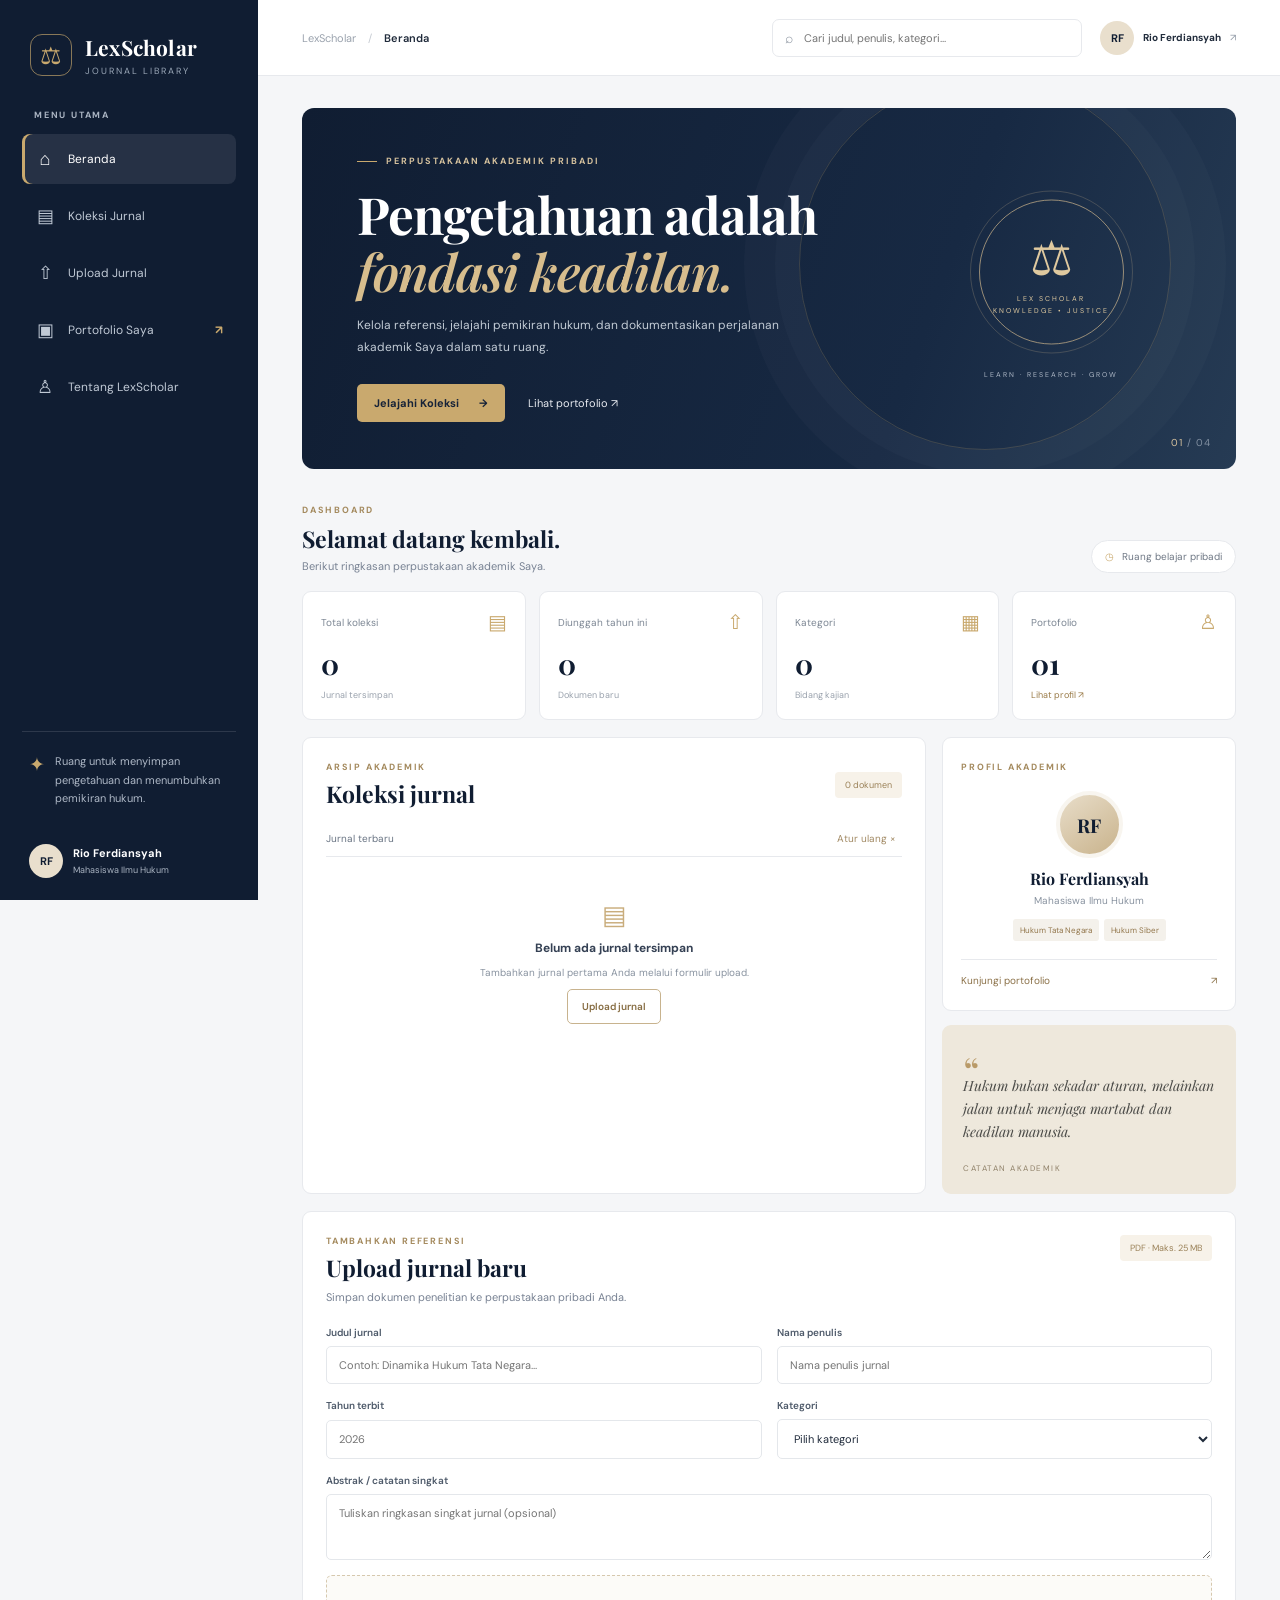
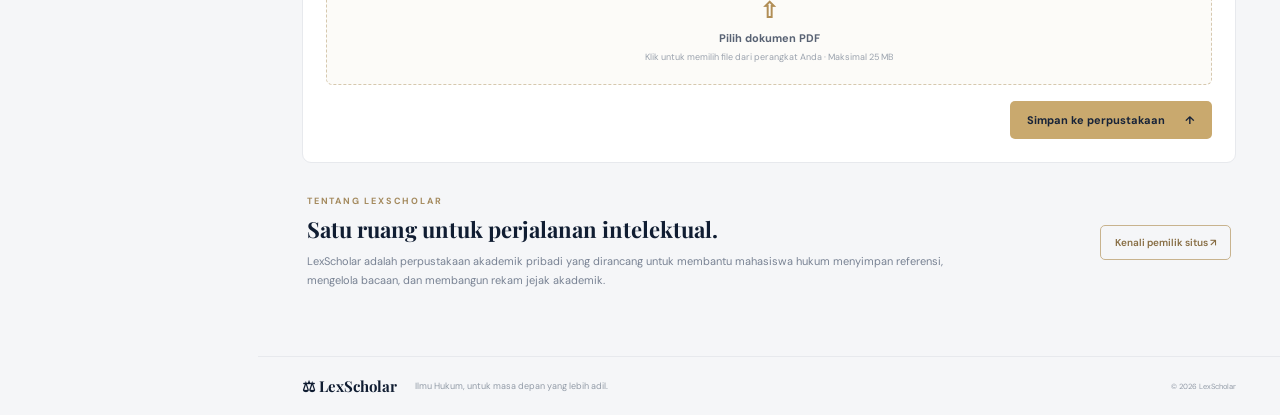
<file: index.html>
<!DOCTYPE html>
<html lang="id">
<head>
  <meta charset="UTF-8">
  <meta name="viewport" content="width=device-width, initial-scale=1.0">
  <meta name="description" content="LexScholar - Perpustakaan jurnal pribadi dan ruang akademik mahasiswa hukum.">
  <title>LexScholar | Perpustakaan Akademik</title>
  <link rel="preconnect" href="https://fonts.googleapis.com">
  <link rel="preconnect" href="https://fonts.gstatic.com" crossorigin>
  <link href="https://fonts.googleapis.com/css2?family=DM+Sans:wght@400;500;600;700&family=Playfair+Display:wght@600;700;800&display=swap" rel="stylesheet">
  <link rel="stylesheet" href="style.css">
</head>
<body>
<div class="app-shell">
  <aside class="sidebar" id="sidebar">
    <a class="brand" href="index.html">
      <span class="brand-mark">⚖</span>
      <span><strong>LexScholar</strong><small>JOURNAL LIBRARY</small></span>
    </a>
    <div class="side-label">MENU UTAMA</div>
    <nav class="side-nav">
      <a class="nav-link active" href="index.html"><span>⌂</span> Beranda</a>
      <a class="nav-link" href="#koleksi"><span>▤</span> Koleksi Jurnal</a>
      <a class="nav-link" href="#upload"><span>⇧</span> Upload Jurnal</a>
      <a class="nav-link" href="portfolio.html"><span>▣</span> Portofolio Saya <b class="nav-arrow">↗</b></a>
      <a class="nav-link" href="#tentang"><span>♙</span> Tentang LexScholar</a>
    </nav>
    <div class="sidebar-bottom">
      <div class="side-rule"></div>
      <div class="sidebar-note"><span>✦</span><p>Ruang untuk menyimpan pengetahuan dan menumbuhkan pemikiran hukum.</p></div>
      <div class="sidebar-user"><div class="avatar">RF</div><div><b id="sideName">Rio Ferdiansyah</b><small>Mahasiswa Ilmu Hukum</small></div></div>
    </div>
  </aside>

  <main class="main-area">
    <header class="topbar">
      <button class="mobile-menu" id="menuToggle" aria-label="Buka menu">☰</button>
      <div class="breadcrumb"><span>LexScholar</span><i>/</i><b>Beranda</b></div>
      <div class="top-actions">
        <label class="search-wrap"><span>⌕</span><input type="search" id="globalSearch" placeholder="Cari judul, penulis, kategori..."></label>
        <a class="profile-chip" href="portfolio.html"><span class="avatar">RF</span><b>Rio Ferdiansyah</b><span>↗</span></a>
      </div>
    </header>

    <div class="page-content">
      <section class="hero">
        <div class="hero-content">
          <div class="eyebrow"><span></span> PERPUSTAKAAN AKADEMIK PRIBADI</div>
          <h1>Pengetahuan adalah<br><em>fondasi keadilan.</em></h1>
          <p>Kelola referensi, jelajahi pemikiran hukum, dan dokumentasikan perjalanan akademik Saya dalam satu ruang.</p>
          <div class="hero-actions"><a class="primary-btn" href="#koleksi">Jelajahi Koleksi <span>→</span></a><a class="hero-link" href="portfolio.html">Lihat portofolio ↗</a></div>
        </div>
        <div class="hero-art"><div class="seal-ring"><span>⚖</span><small>LEX SCHOLAR<br>KNOWLEDGE • JUSTICE</small></div><div class="hero-caption">LEARN · RESEARCH · GROW</div></div>
        <div class="hero-number">01 <span>/ 04</span></div>
      </section>

      <section class="welcome-row">
        <div><div class="section-kicker">DASHBOARD</div><h2>Selamat datang kembali.</h2><p>Berikut ringkasan perpustakaan akademik Saya.</p></div>
        <div class="date-pill"><span>◷</span> Ruang belajar pribadi</div>
      </section>

      <section class="stats-grid">
        <article class="stat-card"><div class="stat-top"><span>Total koleksi</span><span class="stat-icon">▤</span></div><strong id="totalJurnal">0</strong><small>Jurnal tersimpan</small></article>
        <article class="stat-card"><div class="stat-top"><span>Diunggah tahun ini</span><span class="stat-icon">⇧</span></div><strong id="uploadedYear">0</strong><small>Dokumen baru</small></article>
        <article class="stat-card"><div class="stat-top"><span>Kategori</span><span class="stat-icon">▦</span></div><strong id="totalKategori">0</strong><small>Bidang kajian</small></article>
        <article class="stat-card"><div class="stat-top"><span>Portofolio</span><span class="stat-icon">♙</span></div><strong>01</strong><small><a href="portfolio.html">Lihat profil ↗</a></small></article>
      </section>

      <section class="content-grid">
        <article class="panel journal-panel" id="koleksi">
          <div class="panel-heading"><div><div class="section-kicker">ARSIP AKADEMIK</div><h2>Koleksi jurnal</h2></div><span class="collection-count" id="collectionCount">0 dokumen</span></div>
          <div class="filter-row"><span>Jurnal terbaru</span><button class="filter-btn" id="clearSearch">Atur ulang ×</button></div>
          <div id="journalList" class="journal-list"></div>
          <div id="emptyState" class="empty-state"><div class="empty-icon">▤</div><b>Belum ada jurnal tersimpan</b><p>Tambahkan jurnal pertama Anda melalui formulir upload.</p><a href="#upload" class="outline-btn">Upload jurnal</a></div>
        </article>
        <aside class="right-column">
          <article class="panel profile-panel">
            <div class="section-kicker">PROFIL AKADEMIK</div><div class="profile-avatar">RF</div>
            <h3 id="miniName">Rio Ferdiansyah</h3><p>Mahasiswa Ilmu Hukum</p>
            <div class="profile-tags"><span>Hukum Tata Negara</span><span>Hukum Siber</span></div>
            <a href="portfolio.html" class="profile-link">Kunjungi portofolio <span>↗</span></a>
          </article>
          <article class="quote-panel"><span>“</span><p>Hukum bukan sekadar aturan, melainkan jalan untuk menjaga martabat dan keadilan manusia.</p><small>CATATAN AKADEMIK</small></article>
        </aside>
      </section>

      <section class="panel upload-panel" id="upload">
        <div class="panel-heading"><div><div class="section-kicker">TAMBAHKAN REFERENSI</div><h2>Upload jurnal baru</h2><p class="panel-subtitle">Simpan dokumen penelitian ke perpustakaan pribadi Anda.</p></div><span class="pdf-badge">PDF · Maks. 25 MB</span></div>
        <form id="journalForm" class="upload-form">
          <div class="form-grid">
            <label>Judul jurnal<input id="title" type="text" placeholder="Contoh: Dinamika Hukum Tata Negara..." required></label>
            <label>Nama penulis<input id="author" type="text" placeholder="Nama penulis jurnal" required></label>
            <label>Tahun terbit<input id="year" type="number" min="1900" max="2100" placeholder="2026" required></label>
            <label>Kategori<select id="category" required><option value="">Pilih kategori</option><option>Hukum Pidana</option><option>Hukum Perdata</option><option>Hukum Tata Negara</option><option>Hukum Siber</option><option>Hukum Internasional</option><option>Teknologi</option><option>Lainnya</option></select></label>
            <label class="full-width">Abstrak / catatan singkat<textarea id="abstract" rows="3" placeholder="Tuliskan ringkasan singkat jurnal (opsional)"></textarea></label>
            <label class="full-width file-drop"> <span class="upload-symbol">⇧</span><b>Pilih dokumen PDF</b><small id="fileHint">Klik untuk memilih file dari perangkat Anda · Maksimal 25 MB</small><input id="pdfFile" type="file" accept="application/pdf,.pdf" required></label>
          </div>
          <div class="form-footer"><p id="formMessage" class="form-message" role="status"></p><button class="primary-btn" type="submit">Simpan ke perpustakaan <span>↑</span></button></div>
        </form>
      </section>

      <section class="about-strip" id="tentang"><div><div class="section-kicker">TENTANG LEXSCHOLAR</div><h2>Satu ruang untuk perjalanan intelektual.</h2><p>LexScholar adalah perpustakaan akademik pribadi yang dirancang untuk membantu mahasiswa hukum menyimpan referensi, mengelola bacaan, dan membangun rekam jejak akademik.</p></div><a href="portfolio.html" class="outline-btn">Kenali pemilik situs ↗</a></section>
    </div>
    <footer class="footer"><b>⚖ LexScholar</b><span>Ilmu Hukum, untuk masa depan yang lebih adil.</span><small>© <span id="currentYear"></span> LexScholar</small></footer>
  </main>
</div>
<script src="script.js"></script>
</body>
</html>
</file>
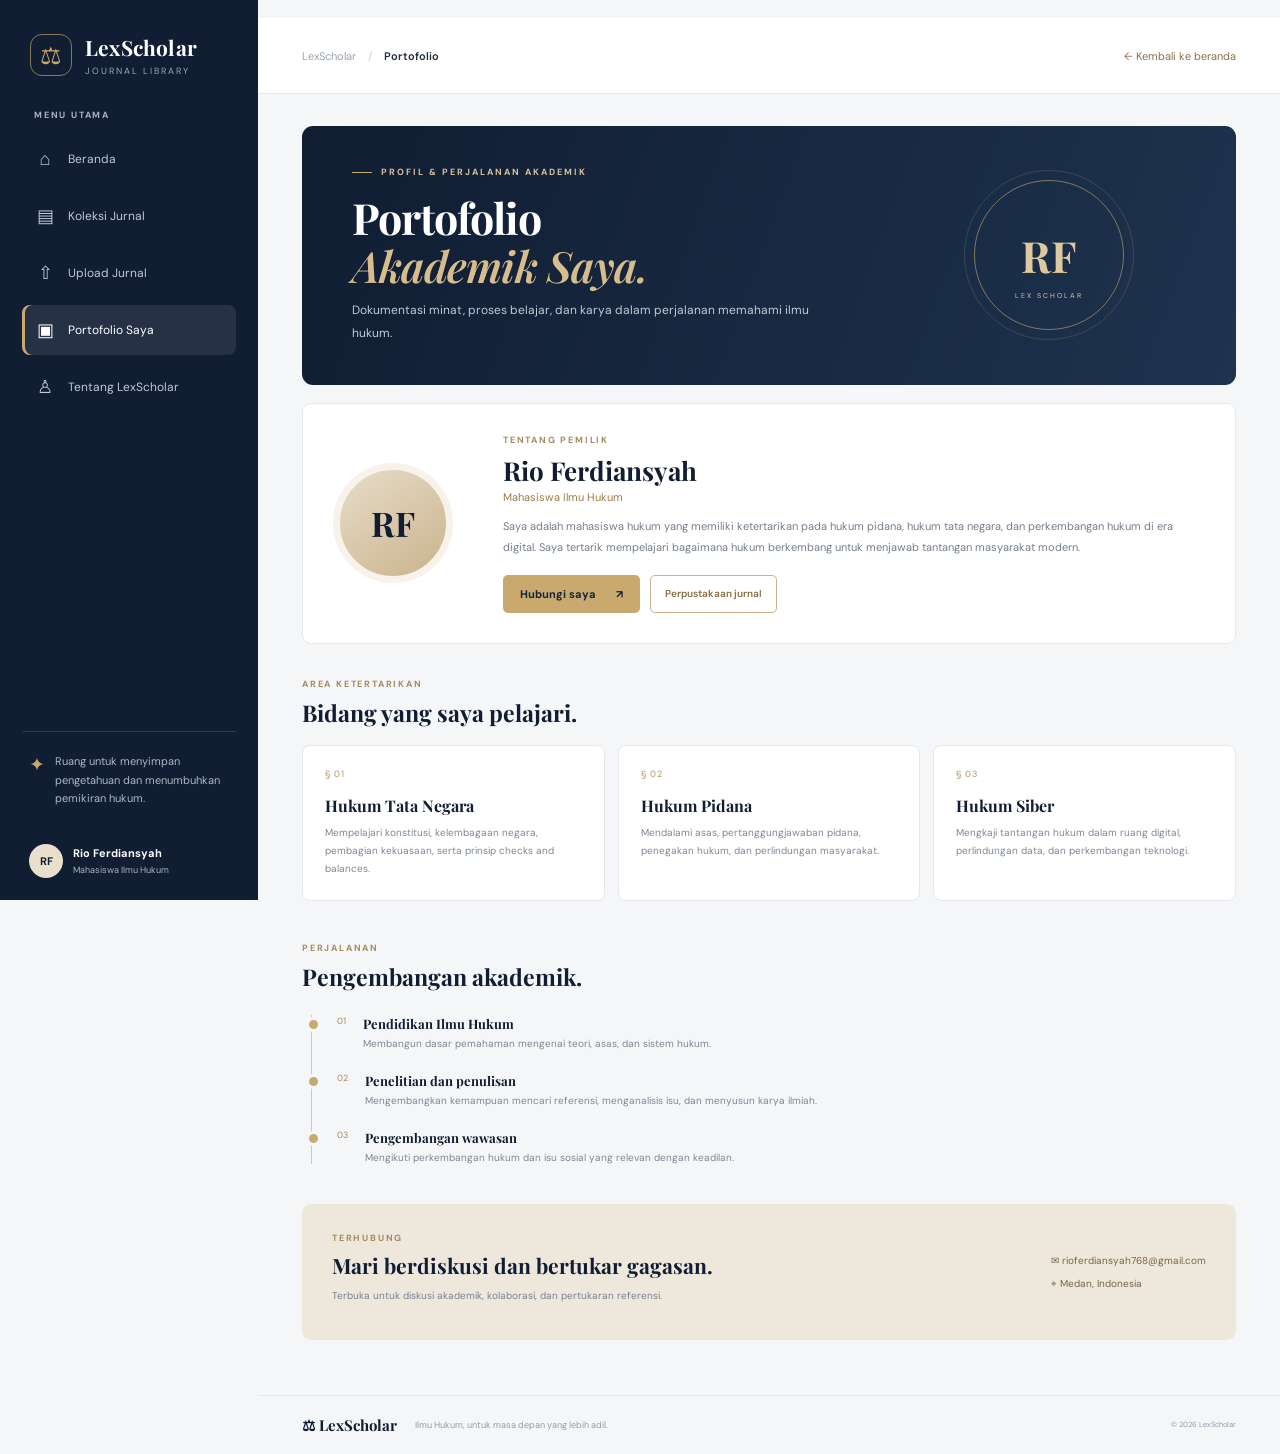
<file: portfolio.html>
c!DOCTYPE html>
<html lang="id">
<head>
  <meta charset="UTF-8"><meta name="viewport" content="width=device-width, initial-scale=1.0">
  <meta name="description" content="Portofolio akademik Rio Ferdiansyah.">
  <title>Portofolio | LexScholar</title>
  <link rel="preconnect" href="https://fonts.googleapis.com"><link rel="preconnect" href="https://fonts.gstatic.com" crossorigin>
  <link href="https://fonts.googleapis.com/css2?family=DM+Sans:wght@400;500;600;700&family=Playfair+Display:wght@600;700;800&display=swap" rel="stylesheet">
  <link rel="stylesheet" href="style.css">
</head>
<body>
<div class="app-shell">
  <aside class="sidebar" id="sidebar">
    <a class="brand" href="index.html"><span class="brand-mark">⚖</span><span><strong>LexScholar</strong><small>JOURNAL LIBRARY</small></span></a>
    <div class="side-label">MENU UTAMA</div>
    <nav class="side-nav">
      <a class="nav-link" href="index.html"><span>⌂</span> Beranda</a>
      <a class="nav-link" href="index.html#koleksi"><span>▤</span> Koleksi Jurnal</a>
      <a class="nav-link" href="index.html#upload"><span>⇧</span> Upload Jurnal</a>
      <a class="nav-link active" href="portfolio.html"><span>▣</span> Portofolio Saya</a>
      <a class="nav-link" href="index.html#tentang"><span>♙</span> Tentang LexScholar</a>
    </nav>
    <div class="sidebar-bottom"><div class="side-rule"></div><div class="sidebar-note"><span>✦</span><p>Ruang untuk menyimpan pengetahuan dan menumbuhkan pemikiran hukum.</p></div><div class="sidebar-user"><div class="avatar">RF</div><div><b>Rio Ferdiansyah</b><small>Mahasiswa Ilmu Hukum</small></div></div></div>
  </aside>
  <main class="main-area">
    <header class="topbar"><button class="mobile-menu" id="menuToggle" aria-label="Buka menu">☰</button><div class="breadcrumb"><a href="index.html">LexScholar</a><i>/</i><b>Portofolio</b></div><div class="top-actions"><a class="back-home" href="index.html">← Kembali ke beranda</a></div></header>
    <div class="page-content portfolio-page">
      <section class="portfolio-hero">
        <div class="portfolio-hero-copy"><div class="eyebrow"><span></span> PROFIL & PERJALANAN AKADEMIK</div><h1>Portofolio<br><em>Akademik Saya.</em></h1><p>Dokumentasi minat, proses belajar, dan karya dalam perjalanan memahami ilmu hukum.</p></div>
        <div class="portfolio-monogram">RF<span>LEX SCHOLAR</span></div>
      </section>
      <section class="portfolio-intro panel">
        <div class="large-avatar">RF</div>
        <div class="intro-details"><div class="section-kicker">TENTANG PEMILIK</div><h2 id="portfolioName">Rio Ferdiansyah</h2><p class="role">Mahasiswa Ilmu Hukum</p><p id="portfolioBio">Saya adalah mahasiswa hukum yang memiliki ketertarikan pada hukum pidana, hukum tata negara, dan perkembangan hukum di era digital. Saya tertarik mempelajari bagaimana hukum berkembang untuk menjawab tantangan masyarakat modern.</p><div class="intro-actions"><a class="primary-btn" href="mailto:rioferdiansyah768@gmail.com">Hubungi saya <span>↗</span></a><a class="outline-btn" href="index.html">Perpustakaan jurnal</a></div></div>
      </section>
      <section class="portfolio-section"><div class="section-kicker">AREA KETERTARIKAN</div><h2>Bidang yang saya pelajari.</h2><div class="interest-grid">
        <article class="interest-card"><span>§ 01</span><h3>Hukum Tata Negara</h3><p>Mempelajari konstitusi, kelembagaan negara, pembagian kekuasaan, serta prinsip checks and balances.</p></article>
        <article class="interest-card"><span>§ 02</span><h3>Hukum Pidana</h3><p>Mendalami asas, pertanggungjawaban pidana, penegakan hukum, dan perlindungan masyarakat.</p></article>
        <article class="interest-card"><span>§ 03</span><h3>Hukum Siber</h3><p>Mengkaji tantangan hukum dalam ruang digital, perlindungan data, dan perkembangan teknologi.</p></article>
      </div></section>
      <section class="portfolio-section timeline-section"><div class="section-kicker">PERJALANAN</div><h2>Pengembangan akademik.</h2><div class="timeline"><div class="timeline-item"><span>01</span><div><b>Pendidikan Ilmu Hukum</b><p>Membangun dasar pemahaman mengenai teori, asas, dan sistem hukum.</p></div></div><div class="timeline-item"><span>02</span><div><b>Penelitian dan penulisan</b><p>Mengembangkan kemampuan mencari referensi, menganalisis isu, dan menyusun karya ilmiah.</p></div></div><div class="timeline-item"><span>03</span><div><b>Pengembangan wawasan</b><p>Mengikuti perkembangan hukum dan isu sosial yang relevan dengan keadilan.</p></div></div></div></section>
      <section class="portfolio-contact"><div><div class="section-kicker">TERHUBUNG</div><h2>Mari berdiskusi dan bertukar gagasan.</h2><p>Terbuka untuk diskusi akademik, kolaborasi, dan pertukaran referensi.</p></div><div class="contact-list"><a href="mailto:rioferdiansyah768@gmail.com">✉ rioferdiansyah768@gmail.com</a><span>⌖ Medan, Indonesia</span></div></section>
    </div>
    <footer class="footer"><b>⚖ LexScholar</b><span>Ilmu Hukum, untuk masa depan yang lebih adil.</span><small>© <span id="currentYear"></span> LexScholar</small></footer>
  </main>
</div>
<script src="script.js"></script>
</body>
</html>
</file>
<file: style.css>
:root{--navy:#101d32;--navy2:#172943;--gold:#c9a96e;--gold-light:#ead9b7;--ink:#202b3b;--muted:#788293;--paper:#f5f6f8;--line:#e7e9ed;--white:#fff;--serif:'Playfair Display',Georgia,serif;--sans:'DM Sans',Arial,sans-serif}
*{box-sizing:border-box}html{scroll-behavior:smooth;scroll-padding-top:95px}body{margin:0;background:var(--paper);color:var(--ink);font-family:var(--sans);font-size:14px}.app-shell{min-height:100vh}.sidebar{width:258px;background:var(--navy);color:#fff;position:fixed;inset:0 auto 0 0;padding:30px 22px 22px;display:flex;flex-direction:column;z-index:20}.brand{display:flex;align-items:center;gap:13px;text-decoration:none;color:#fff;padding:3px 8px 32px}.brand-mark{width:42px;height:42px;border:1px solid rgba(201,169,110,.65);border-radius:12px;display:grid;place-items:center;color:var(--gold);font-size:24px}.brand strong{display:block;font:700 21px var(--serif);letter-spacing:.2px}.brand small{display:block;color:#9ba8b8;font-size:9px;letter-spacing:2px;margin-top:4px}.side-label,.section-kicker{font-size:9px;font-weight:700;letter-spacing:1.8px;color:#aab4c2}.side-label{padding:0 12px 13px}.side-nav{display:grid;gap:7px}.nav-link{display:flex;align-items:center;gap:13px;padding:13px 13px;border-radius:8px;color:#c0c9d5;text-decoration:none;font-size:12px;transition:.2s}.nav-link>span{font-size:18px;width:20px;text-align:center}.nav-link:hover,.nav-link.active{background:rgba(255,255,255,.09);color:#fff}.nav-link.active{box-shadow:inset 3px 0 var(--gold)}.nav-arrow{margin-left:auto;color:var(--gold)}.sidebar-bottom{margin-top:auto}.side-rule{height:1px;background:rgba(255,255,255,.12);margin:20px 0}.sidebar-note{display:flex;gap:10px;padding:0 7px 23px;color:#aeb8c6}.sidebar-note span{color:var(--gold);font-size:19px}.sidebar-note p{font-size:11px;line-height:1.7;margin:0}.sidebar-user{display:flex;align-items:center;gap:10px;padding:13px 7px 0}.avatar{width:34px;height:34px;border-radius:50%;background:#e9dfcd;color:var(--navy);display:grid;place-items:center;font-size:11px;font-weight:700;flex:none}.sidebar-user b,.sidebar-user small{display:block}.sidebar-user b{font-size:11px}.sidebar-user small{font-size:9px;color:#aab4c2;margin-top:4px}.main-area{margin-left:258px;min-height:100vh}.topbar{height:76px;background:#fff;border-bottom:1px solid var(--line);display:flex;align-items:center;justify-content:space-between;padding:0 4.3%;position:sticky;top:0;z-index:15}.breadcrumb{display:flex;align-items:center;gap:12px;font-size:11px;color:#9aa2ad}.breadcrumb a{color:#9aa2ad;text-decoration:none}.breadcrumb b{color:var(--ink);font-weight:600}.breadcrumb i{font-style:normal;color:#c6cbd2}.top-actions{display:flex;align-items:center;gap:18px}.search-wrap{height:38px;width:min(310px,32vw);border:1px solid var(--line);border-radius:7px;display:flex;align-items:center;gap:9px;padding:0 12px;color:#87909c}.search-wrap input{border:0;outline:0;width:100%;font:11px var(--sans);color:var(--ink)}.profile-chip{display:flex;align-items:center;gap:9px;text-decoration:none;color:var(--ink);font-size:10px}.profile-chip>span:last-child{color:#929ba7}.mobile-menu{display:none;border:0;background:none;font-size:22px}.page-content{max-width:1440px;margin:auto;padding:32px 4.3% 55px}.hero{min-height:320px;background:linear-gradient(110deg,#101d32 0%,#172943 66%,#263b54 100%);border-radius:12px;position:relative;overflow:hidden;color:#fff;padding:47px 55px;display:flex;align-items:center}.hero:after{content:"";position:absolute;width:370px;height:370px;border:1px solid rgba(201,169,110,.22);border-radius:50%;right:7%;top:-30px;box-shadow:0 0 0 24px rgba(255,255,255,.018),0 0 0 55px rgba(255,255,255,.018)}.hero-content{position:relative;z-index:2;max-width:560px}.eyebrow{font-size:9px;letter-spacing:2px;color:#d6c29e;font-weight:700;display:flex;align-items:center;gap:9px}.eyebrow>span{width:20px;height:1px;background:var(--gold)}.hero h1,.portfolio-hero h1{font:700 clamp(34px,4vw,53px)/1.12 var(--serif);margin:19px 0 13px;letter-spacing:-1px}.hero h1 em,.portfolio-hero h1 em{font-weight:600;color:#d7bd8d}.hero-content>p,.portfolio-hero-copy>p{font-size:12px;line-height:1.9;color:#c2cbd5;max-width:470px;margin:0}.hero-actions{display:flex;align-items:center;gap:23px;margin-top:25px}.primary-btn{display:inline-flex;align-items:center;justify-content:center;gap:20px;padding:12px 17px;border:0;border-radius:5px;background:var(--gold);color:#172338;text-decoration:none;font:700 11px var(--sans);cursor:pointer;transition:.2s}.primary-btn:hover{background:#dfc28f;transform:translateY(-1px)}.hero-link{color:#e7eaf0;text-decoration:none;font-size:11px}.hero-art{position:absolute;right:12%;top:50%;transform:translateY(-50%);z-index:2;text-align:center}.seal-ring{width:145px;height:145px;border:1px solid rgba(218,191,145,.65);border-radius:50%;display:flex;flex-direction:column;align-items:center;justify-content:center;outline:1px solid rgba(218,191,145,.22);outline-offset:8px;color:#dfc99f}.seal-ring>span{font-size:48px}.seal-ring small{font-size:7px;letter-spacing:2px;line-height:1.8;margin-top:3px}.hero-caption{font-size:7px;letter-spacing:2px;color:#aeb8c6;margin-top:25px}.hero-number{position:absolute;right:25px;bottom:20px;font-size:10px;color:#d6c29e;letter-spacing:1px}.hero-number span{color:#8290a2}.welcome-row{display:flex;justify-content:space-between;align-items:end;margin:35px 0 18px}.welcome-row h2,.panel h2,.portfolio-section h2,.about-strip h2,.portfolio-contact h2{font:700 23px var(--serif);margin:7px 0 5px;color:var(--navy)}.welcome-row p,.panel-subtitle{color:var(--muted);font-size:11px;margin:0}.section-kicker{color:#a48a5e}.date-pill{border:1px solid var(--line);background:#fff;border-radius:20px;padding:9px 13px;font-size:10px;color:#6f7885}.date-pill span{color:var(--gold);margin-right:5px}.stats-grid{display:grid;grid-template-columns:repeat(4,1fr);gap:13px}.stat-card{background:#fff;border:1px solid var(--line);border-radius:9px;padding:17px 18px}.stat-top{display:flex;justify-content:space-between;align-items:center;color:#7d8794;font-size:10px}.stat-icon{color:var(--gold);font-size:20px}.stat-card strong{display:block;font:700 28px var(--serif);color:var(--navy);margin:10px 0 2px}.stat-card small{color:#9aa2ad;font-size:9px}.stat-card small a{color:#9a7b48;text-decoration:none}.content-grid{display:grid;grid-template-columns:minmax(0,1.7fr) minmax(230px,.8fr);gap:16px;margin-top:17px}.panel{background:#fff;border:1px solid var(--line);border-radius:9px;padding:23px}.panel-heading{display:flex;justify-content:space-between;align-items:center;gap:15px}.panel-heading h2{margin:5px 0 0}.collection-count,.pdf-badge{font-size:9px;color:#9b8259;background:#f7f2e9;padding:7px 10px;border-radius:4px}.filter-row{display:flex;justify-content:space-between;align-items:center;margin:22px 0 7px;padding-bottom:10px;border-bottom:1px solid var(--line);font-size:10px;color:#697483}.filter-btn{border:0;background:none;color:#a28a64;font:10px var(--sans);cursor:pointer}.journal-list{display:grid}.journal-item{display:flex;align-items:center;gap:13px;padding:14px 2px;border-bottom:1px solid #eff0f2}.pdf-icon{width:39px;height:43px;border-radius:5px;background:#f8f0e9;color:#b47a5b;display:grid;place-items:center;font-size:10px;font-weight:700;flex:none}.journal-info{min-width:0;flex:1}.journal-info h3{font-size:11px;color:var(--navy);margin:0 0 5px;white-space:nowrap;overflow:hidden;text-overflow:ellipsis}.journal-info p{font-size:9px;color:#929ba7;margin:0}.journal-meta{display:flex;gap:7px;align-items:center;flex-wrap:wrap;margin-top:6px}.journal-meta span{font-size:8px;color:#9b8259;background:#f7f4ef;padding:4px 6px;border-radius:3px}.journal-actions{display:flex;gap:7px}.journal-actions a,.journal-actions button{border:1px solid var(--line);background:#fff;color:#697483;border-radius:4px;padding:7px 9px;font:9px var(--sans);text-decoration:none;cursor:pointer}.empty-state{text-align:center;padding:34px 10px;color:#8993a0}.empty-state[hidden]{display:none}.empty-icon{font-size:26px;color:#c9ad7c}.empty-state b{display:block;color:#354154;font-size:12px;margin:8px}.empty-state p{font-size:10px}.outline-btn{display:inline-flex;align-items:center;justify-content:center;border:1px solid #c8b38e;border-radius:5px;padding:10px 14px;color:#876d43;background:transparent;text-decoration:none;font:600 10px var(--sans);cursor:pointer}.right-column{display:grid;gap:14px;align-content:start}.profile-panel{text-align:center;padding:23px 18px}.profile-panel .section-kicker{text-align:left}.profile-avatar{width:67px;height:67px;border-radius:50%;background:linear-gradient(145deg,#e8ddc9,#c9b38c);display:grid;place-items:center;margin:18px auto 10px;color:var(--navy);font:700 19px var(--serif);border:4px solid #f8f5ef}.profile-panel h3{font:700 16px var(--serif);margin:0;color:var(--navy)}.profile-panel>p{font-size:10px;color:#8993a0;margin:5px 0 12px}.profile-tags{display:flex;gap:5px;justify-content:center;flex-wrap:wrap}.profile-tags span{font-size:8px;background:#f4f1eb;color:#92764b;padding:6px 7px;border-radius:3px}.profile-link{display:flex;justify-content:space-between;text-decoration:none;color:#8b7148;font-size:10px;border-top:1px solid var(--line);padding-top:14px;margin-top:18px}.quote-panel{background:#eee8dc;border-radius:9px;padding:19px 21px;color:#4b4b48}.quote-panel>span{font:40px var(--serif);color:#b99a68;height:25px;display:block}.quote-panel p{font:italic 14px/1.65 var(--serif);margin:5px 0 13px}.quote-panel small{font-size:8px;letter-spacing:1.5px;color:#8f8068}.upload-panel{margin-top:17px}.upload-panel .panel-heading{align-items:flex-start}.panel-subtitle{margin-top:7px}.upload-form{margin-top:22px}.form-grid{display:grid;grid-template-columns:1fr 1fr;gap:15px}.form-grid label,.modal label{display:grid;gap:7px;font-size:10px;font-weight:600;color:#4d5969}.form-grid input,.form-grid select,.form-grid textarea,.modal input,.modal textarea{width:100%;border:1px solid #e4e7eb;border-radius:5px;background:#fff;padding:11px 12px;font:11px var(--sans);color:var(--ink);outline:none}.form-grid input:focus,.form-grid select:focus,.form-grid textarea:focus{border-color:#c6a66d}.full-width{grid-column:1/-1}.file-drop{position:relative;border:1px dashed #d6c8ae;background:#fcfbf8;border-radius:6px;min-height:110px;display:flex!important;align-items:center;justify-content:center;flex-direction:column;gap:6px!important;color:#586273!important;cursor:pointer}.file-drop .upload-symbol{font-size:22px;color:#b18e56}.file-drop b{font-size:11px}.file-drop small{font-size:9px;color:#9aa2ad;font-weight:400}.file-drop input{position:absolute;inset:0;opacity:0;cursor:pointer}.form-footer{display:flex;justify-content:space-between;align-items:center;margin-top:16px}.form-message{font-size:10px;color:#63866e}.about-strip{display:flex;align-items:center;justify-content:space-between;gap:25px;padding:32px 5px 10px}.about-strip>div{max-width:650px}.about-strip h2{font-size:22px}.about-strip p{font-size:11px;line-height:1.8;color:#788293;margin:8px 0 0}.footer{border-top:1px solid var(--line);padding:19px 4.3%;display:flex;align-items:center;gap:18px;color:#929ba7;font-size:9px}.footer b{font:700 15px var(--serif);color:var(--navy)}.footer small{margin-left:auto}.back-home{color:#8b7148;text-decoration:none;font-size:11px}.portfolio-page{padding-top:32px}.portfolio-hero{background:linear-gradient(110deg,#101d32,#1e334e);border-radius:11px;min-height:245px;padding:40px 50px;position:relative;overflow:hidden;color:#fff}.portfolio-hero-copy{position:relative;z-index:2}.portfolio-hero h1{font-size:43px;margin:15px 0 10px}.portfolio-monogram{position:absolute;right:12%;top:50%;transform:translateY(-50%);width:150px;height:150px;border:1px solid rgba(201,169,110,.6);border-radius:50%;display:grid;place-items:center;color:#ddc89f;font:700 43px var(--serif);outline:1px solid rgba(201,169,110,.2);outline-offset:9px}.portfolio-monogram span{position:absolute;bottom:29px;font:7px var(--sans);letter-spacing:2px}.portfolio-intro{display:grid;grid-template-columns:145px 1fr;gap:25px;align-items:center;margin-top:18px;padding:30px}.large-avatar{width:120px;height:120px;border-radius:50%;background:linear-gradient(145deg,#e8ddc9,#c9b38c);display:grid;place-items:center;border:7px solid #f7f3eb;color:var(--navy);font:700 34px var(--serif)}.intro-details h2{font:700 26px var(--serif);color:var(--navy);margin:7px 0 2px}.intro-details .role{color:#9a7b48;font-size:11px;margin:0 0 12px}.intro-details>p:not(.role){max-width:750px;font-size:11px;line-height:1.9;color:#737e8c}.intro-actions{display:flex;gap:10px;margin-top:17px}.portfolio-section{padding:34px 0 5px}.portfolio-section h2{margin:7px 0 17px}.interest-grid{display:grid;grid-template-columns:repeat(3,1fr);gap:13px}.interest-card{background:#fff;border:1px solid var(--line);border-radius:8px;padding:22px}.interest-card>span{color:#b29461;font-size:9px;letter-spacing:1px}.interest-card h3{font:700 16px var(--serif);color:var(--navy);margin:15px 0 8px}.interest-card p{font-size:10px;line-height:1.8;color:#7c8794;margin:0}.timeline-section{padding-top:36px}.timeline{border-left:1px solid #d9c8a8;margin:23px 0 0 9px;padding-left:25px;display:grid;gap:22px}.timeline-item{display:flex;gap:17px;position:relative}.timeline-item:before{content:"";position:absolute;left:-31px;top:2px;width:9px;height:9px;background:var(--gold);border-radius:50%;border:3px solid var(--paper)}.timeline-item>span{font-size:9px;color:#a98b59}.timeline-item b{font:700 13px var(--serif);color:var(--navy)}.timeline-item p{font-size:10px;color:#7d8794;margin:5px 0 0}.portfolio-contact{margin-top:35px;padding:28px 30px;background:#eee8dc;border-radius:9px;display:flex;align-items:center;justify-content:space-between;gap:20px}.portfolio-contact h2{font-size:21px}.portfolio-contact p{font-size:10px;color:#788293}.contact-list{display:grid;gap:10px;font-size:10px;color:#786544}.contact-list a{color:#786544;text-decoration:none}.modal{border:0;border-radius:10px;padding:25px;width:min(460px,92vw);box-shadow:0 20px 70px #101d3240}.modal::backdrop{background:#101d3280}.modal form{display:grid;gap:15px}.modal-head{display:flex;align-items:center;justify-content:space-between}.modal-head h2{font:700 23px var(--serif);margin:0;color:var(--navy)}.close-btn{border:0;background:none;font-size:24px;color:#788293;cursor:pointer}
@media(max-width:1050px){.sidebar{width:225px}.main-area{margin-left:225px}.hero-art{right:8%}.stats-grid{grid-template-columns:repeat(2,1fr)}.content-grid{grid-template-columns:1fr}.right-column{grid-template-columns:1fr 1fr}.profile-panel{min-height:240px}}
@media(max-width:760px){.sidebar{transform:translateX(-100%);transition:.25s;width:260px;box-shadow:10px 0 30px #0002}.sidebar.open{transform:translateX(0)}.main-area{margin-left:0}.topbar{height:64px;padding:0 18px}.mobile-menu{display:block;color:var(--navy)}.breadcrumb{margin-right:auto;margin-left:12px}.top-actions .search-wrap{display:none}.profile-chip b{display:none}.page-content{padding:20px 17px 38px}.hero{padding:35px 25px;min-height:340px}.hero h1{font-size:37px}.hero-art{right:8%;top:auto;bottom:25px;transform:none;opacity:.28}.seal-ring{width:105px;height:105px}.seal-ring>span{font-size:34px}.hero-caption{display:none}.hero-number{right:15px}.welcome-row{align-items:start;gap:12px;flex-direction:column}.stats-grid{gap:9px}.stat-card{padding:14px}.content-grid{gap:12px}.right-column{grid-template-columns:1fr}.panel{padding:18px}.form-grid{grid-template-columns:1fr}.full-width{grid-column:auto}.form-footer,.about-strip,.portfolio-contact{align-items:flex-start;flex-direction:column}.footer{padding:17px;flex-wrap:wrap;gap:9px}.footer small{margin-left:0;width:100%}.portfolio-hero{padding:32px 25px;min-height:250px}.portfolio-hero h1{font-size:36px}.portfolio-monogram{right:8%;opacity:.25}.portfolio-intro{grid-template-columns:1fr;text-align:center}.large-avatar{margin:auto}.intro-actions{justify-content:center;flex-wrap:wrap}.interest-grid{grid-template-columns:1fr}.portfolio-contact{padding:22px}.back-home{font-size:10px}}
@media(max-width:390px){.stats-grid{grid-template-columns:1fr 1fr}.stat-card strong{font-size:24px}.hero h1{font-size:32px}.date-pill{font-size:9px}}
</file>
